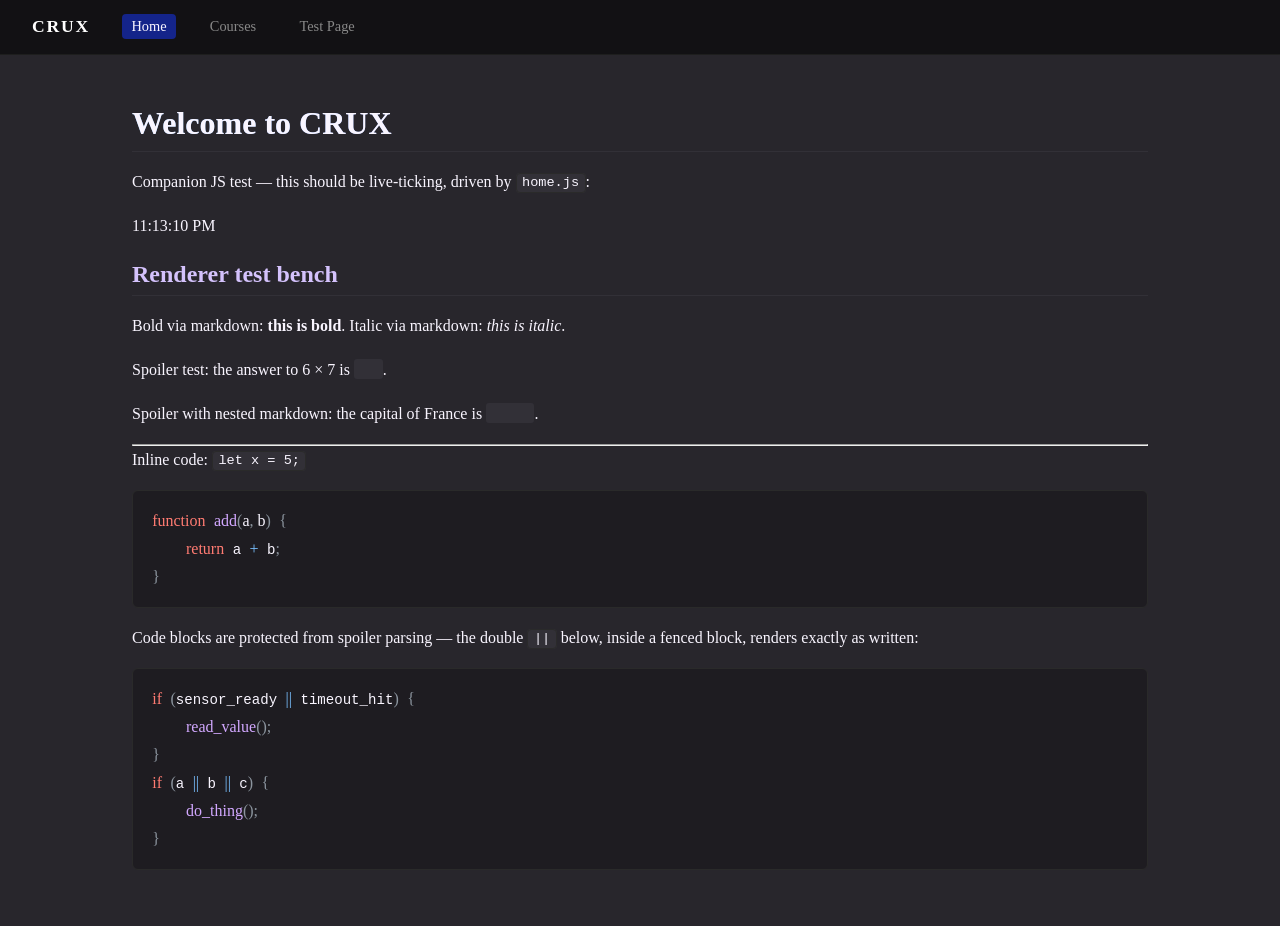
<file: index.html>
<!DOCTYPE html>
<html lang="en">
<head>
    <meta charset="UTF-8">
    <meta name="viewport" content="width=device-width, initial-scale=1.0">
    <title>CRUX</title>
    <link rel="stylesheet" href="global.css">
    <!-- page-specific CSS is swapped into here by renderer.js -->
    <style id="page-style"></style>

    <!-- KaTeX — self-contained CSS-positioned math rendering, no dependency
         on the host WebView's MathML engine maturity (matters here: CRUX
         runs across 5 different WebView engines via Tauri) -->
    <link rel="stylesheet" href="lib/katex/katex.min.css">

    <!-- Core + Languages -->

    <script src="lib/prism/prism-core.min.js"></script>
    <script src="lib/prism/prism-clike.min.js"></script>
    <script src="lib/prism/prism-markup.min.js"></script>
    <script src="lib/prism/prism-markup-templating.min.js"></script>
    <script src="lib/prism/prism-css.min.js"></script>
    <script src="lib/prism/prism-javascript.min.js"></script>
    <script src="lib/prism/prism-typescript.min.js"></script>
    <script src="lib/prism/prism-python.min.js"></script>
    <script src="lib/prism/prism-bash.min.js"></script>
    <script src="lib/prism/prism-json.min.js"></script>
    <script src="lib/prism/prism-markdown.min.js"></script>
    <script src="lib/prism/prism-yaml.min.js"></script>
    <script src="lib/prism/prism-c.min.js"></script>
    <script src="lib/prism/prism-cpp.min.js"></script>
    <script src="lib/prism/prism-java.min.js"></script>
    <script src="lib/prism/prism-go.min.js"></script>
    <script src="lib/prism/prism-rust.min.js"></script>
    <script src="lib/prism/prism-sql.min.js"></script>
    <script src="lib/prism/prism-php.min.js"></script>
    <script src="lib/prism/prism-csharp.min.js"></script>
</head>

<body>

    <nav id="navbar">
        <span class="brand">CRUX</span>
        <div class="nav-links">
            <a href="#/home">Home</a>
            <a href="#/foundation_course">Courses</a>
            <a href="#/TEST">Test Page</a>
        </div>
    </nav>

    <main id="app">
        <!-- renderer.js dumps page content here on every navigation -->
    </main>

    <script src="lib/marked.min.js"></script>
    <script src="lib/katex/katex.min.js"></script>
    <script src="extensions/spoiler.js"></script>
    <script src="extensions/footnote.js"></script>
    <script src="renderer.js"></script>
</body>
</html>
</file>
<file: global.css>
/* ── Palette ────────────────────────────────────────────────────────────── */
/* Plain CSS custom properties, not SCSS — CRUX has no build step, and these
   work identically across every Tauri WebView target with zero compilation. */
:root {
    --shadow-grey: #28262c;       /* base dark bg */
    --shadow-grey-darker: #1e1c21; /* pre/code panels — recessed look */
    --shadow-grey-darkest: #121114; /* navbar — most "anchored" layer */
    --shadow-grey-lighter: #323037; /* inline code — lifted slightly off bg */
    --soft-periwinkle: #998fc7;   /* links, h3 */
    --periwinkle: #d4c2fc;        /* link hover, h2 */
    --lavender-mist: #f9f5ff;     /* body text, h1 */
    --true-cobalt: #14248a;       /* fills only — never as text, fails contrast */
}

*, *::before, *::after {
    margin: 0;
    padding: 0;
    box-sizing: border-box;
}

body {
    font-family: system-ui, -apple-system, sans-serif;
    background: var(--shadow-grey);
    color: var(--lavender-mist);
    min-height: 100vh;
}

/* ── Navbar ─────────────────────────────────────────────────────────────── */
#navbar {
    display: flex;
    align-items: center;
    gap: 2rem;
    padding: 0.9rem 2rem;
    border-bottom: 1px solid #1e1e1e;
    position: sticky;
    top: 0;
    background: var(--shadow-grey-darkest);
    z-index: 10;
}

.brand {
    font-weight: 700;
    font-size: 1.1rem;
    letter-spacing: 0.1em;
    color: #fff;
}

.nav-links {
    display: flex;
    gap: 1.5rem;
}

.nav-links a {
    color: #888;
    text-decoration: none;
    font-size: 0.9rem;
    padding: 0.25rem 0.6rem;
    border-radius: 4px;
    transition: color 0.15s, background 0.15s;
}

.nav-links a:hover {
    color: var(--lavender-mist);
}

/* true-cobalt only ever appears as a filled background, never as text —
   1.17:1 contrast as foreground color, 11.84:1 with lavender-mist on top */
.nav-links a.active {
    background: var(--true-cobalt);
    color: var(--lavender-mist);
}

/* ── Content area ───────────────────────────────────────────────────────── */
#app {
    max-width: 1080px;
    margin: 0 auto;
    padding: 2.5rem 2rem;
    line-height: 1.75;
}

/* ── Typography defaults ────────────────────────────────────────────────── */
#app h1 { font-size: 2rem;   margin-bottom: 1rem;   color: var(--lavender-mist); }
#app h2 { font-size: 1.5rem; margin-bottom: 0.8rem; color: var(--periwinkle); }
#app h3 { font-size: 1.2rem; margin-bottom: 0.6rem; color: var(--soft-periwinkle); }
#app h4 { font-size: 1rem;   margin-bottom: 0.5rem; color: var(--soft-periwinkle); }
#app p  { margin-bottom: 1rem; }

#app a {
    color: var(--soft-periwinkle);
    text-decoration: none;
}
#app a:hover {
    color: var(--periwinkle);
    text-decoration: underline;
}

#app code {
    font-family: 'JetBrains Mono Nerd', 'Fira Code', 'Cascadia Code', monospace;
    font-size: 0.85em;
    background: var(--shadow-grey-lighter);
    border: 1px solid #2a2a2a;
    border-radius: 4px;
    padding: 0.1em 0.4em;
}

#app pre {
    background: var(--shadow-grey-darker);
    border: 1px solid #2a2a2a;
    border-radius: 6px;
    padding: 1rem 1.2rem;
    overflow-x: auto;
    margin-bottom: 1rem;
}

#app pre code {
    background: none;
    border: none;
    padding: 0;
    font-size: 0.88em;
}

/* ── Prism Syntax Highlighting ──────────────────────────────────────────── */
.token.comment,
.token.prolog,
.token.doctype,
.token.cdata {
    color: #6e7681;
    font-style: italic;
}

.token.punctuation {
    color: #8b949e;
}

.token.property,
.token.tag,
.token.constant,
.token.symbol,
.token.deleted {
    color: #ff7b72;
}

.token.boolean,
.token.number {
    color: #79c0ff;
}

.token.selector,
.token.attr-name,
.token.string,
.token.char,
.token.builtin,
.token.inserted {
    color: #a5d6ff;
}

.token.operator,
.token.entity,
.token.url,
.language-css .token.string,
.style .token.string {
    color: #79c0ff;
}

.token.atrule,
.token.attr-value,
.token.keyword {
    color: #ff7b72;
}

.token.function,
.token.class-name {
    color: #d2a8ff;
}

.token.regex,
.token.important,
.token.variable {
    color: #ffa657;
}

.token.bold {
    font-weight: bold;
}

.token.italic {
    font-style: italic;
}

/* ── Spoiler ────────────────────────────────────────────────────────────── */
.spoiler {
    background: var(--shadow-grey-lighter);
    color: transparent;
    border-radius: 3px;
    padding: 0.1em 0.4em;
    cursor: pointer;
    user-select: none;
    transition: color 0.2s, background 0.2s;
}

.spoiler.revealed {
    color: inherit;
    background: var(--shadow-grey-darker);
}

/* ── Renderer states ────────────────────────────────────────────────────── */
.loading { opacity: 0.35; font-style: italic; }
.error   { color: #ff5555; }



/*── Table Borders ────────────────────────────────────────────────────── */
#app table {
  border-collapse: collapse;
  border: 1px solid var(--periwinkle);
}

#app table th,
#app table td {
  border: 1px solid var(--periwinkle);
  padding: 8px 12px;
  text-align: left;
}

#app table th {
  font-weight: bold;
}


#app ul {
    padding-left: 2rem;
    padding-bottom: 1rem;
}

#app ol {
    padding-left: 2rem;
    padding-bottom: 1rem;
}

#app h1, #app h2 {
    border-bottom: 1px solid var(--shadow-grey-lighter);
}

#app h2 {
    margin-top: 0.8rem;
    margin-bottom: 1rem;
}

blockquote {
    background-color: var(--shadow-grey-darker);
    color: #6e7681;
    padding-left: 1.5rem;
    border-left: 4px solid var(--soft-periwinkle);
}

/* ── Footnotes ──────────────────────────────────────────────────────────── */
#app sup a {
    color: var(--soft-periwinkle);
    text-decoration: none;
    font-size: 0.75em;
}

#app .footnotes {
    margin-top: 2rem;
    font-size: 0.9rem;
    color: #aaa;
}

#app .footnotes hr {
    border: none;
    border-top: 1px solid #333;
    margin-bottom: 1rem;
}

#app .footnotes ol {
    padding-left: 1.5rem;
}

#app .footnotes li {
    margin-bottom: 0.4rem;
}

#app .footnotes a {
    color: var(--soft-periwinkle);
    text-decoration: none;
    margin-left: 0.3rem;
}
</file>
